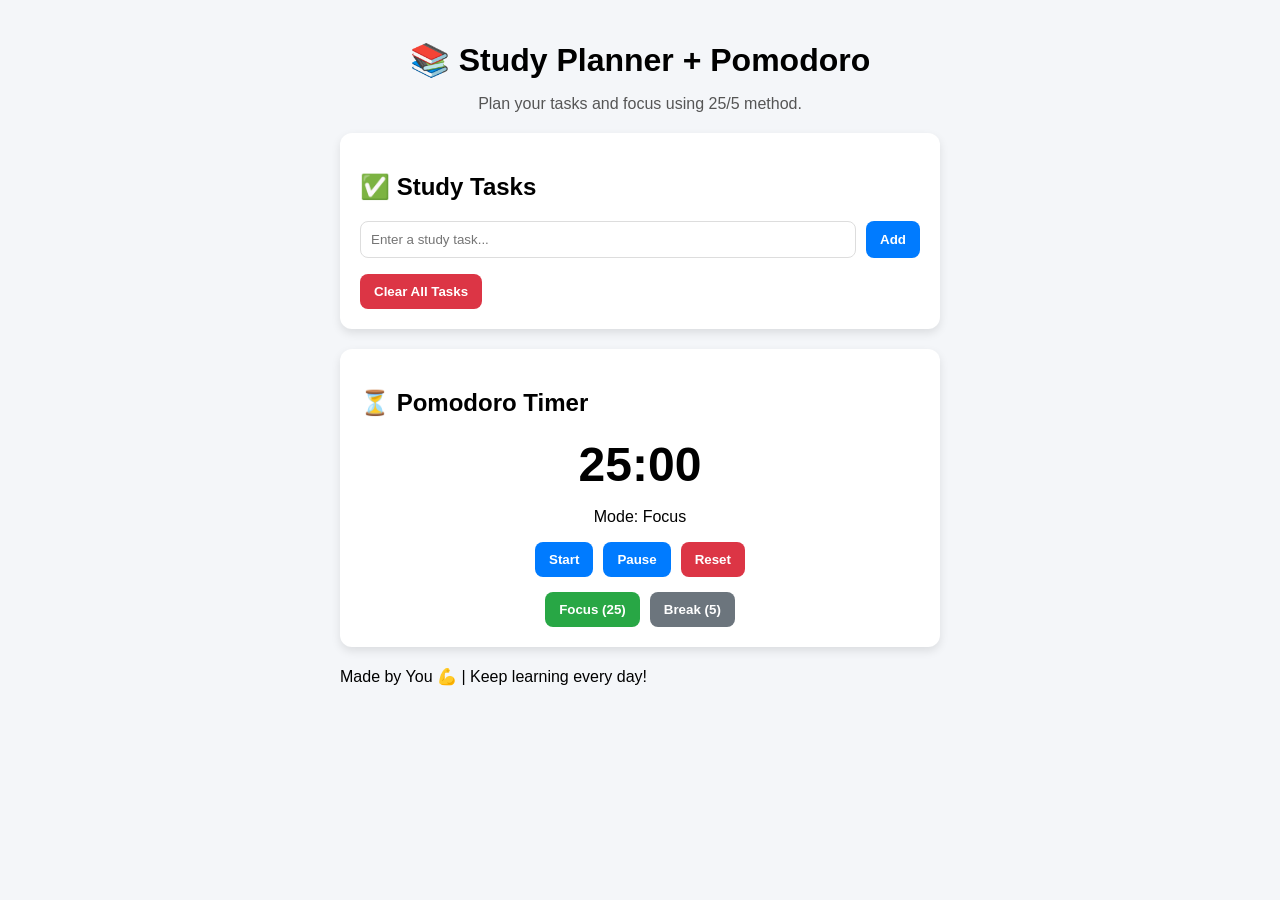
<file: index.html>
<!DOCTYPE html>
<html lang="en">
<head>
  <meta charset="UTF-8" />
  <meta name="viewport" content="width=device-width, initial-scale=1.0" />
  <title>Study Planner + Pomodoro Timer</title>
  <link rel="stylesheet" href="style.css" />
</head>
<body>
  <div class="container">
    <h1>📚 Study Planner + Pomodoro</h1>
    <p class="subtitle">Plan your tasks and focus using 25/5 method.</p>

    <!-- TASK PLANNER -->
    <div class="card">
      <h2>✅ Study Tasks</h2>
      <div class="task-input">
        <input type="text" id="taskInput" placeholder="Enter a study task..." />
        <button id="addTaskBtn">Add</button>
      </div>

      <ul id="taskList"></ul>
      <button id="clearTasksBtn" class="danger">Clear All Tasks</button>
    </div>

    <!-- POMODORO TIMER -->
    <div class="card">
      <h2>⏳ Pomodoro Timer</h2>
      <div class="timer">
        <h3 id="timerDisplay">25:00</h3>
        <p id="modeText">Mode: Focus</p>
      </div>

      <div class="timer-buttons">
        <button id="startBtn">Start</button>
        <button id="pauseBtn">Pause</button>
        <button id="resetBtn" class="danger">Reset</button>
      </div>

      <div class="modes">
        <button id="focusModeBtn" class="mode active">Focus (25)</button>
        <button id="breakModeBtn" class="mode">Break (5)</button>
      </div>
    </div>

    <footer>
      <p>Made by You 💪 | Keep learning every day!</p>
    </footer>
  </div>

  <script src="script.js"></script>
</body>
  </html>
</file>
<file: style.css>
body {
  font-family: Arial, sans-serif;
  background: #f4f6f9;
  margin: 0;
  padding: 0;
}

.container {
  max-width: 600px;
  margin: auto;
  padding: 20px;
}

h1 {
  text-align: center;
  margin-bottom: 5px;
}

.subtitle {
  text-align: center;
  color: #555;
  margin-bottom: 20px;
}

.card {
  background: white;
  padding: 20px;
  margin-bottom: 20px;
  border-radius: 12px;
  box-shadow: 0px 4px 10px rgba(0,0,0,0.1);
}

.task-input {
  display: flex;
  gap: 10px;
  margin-bottom: 10px;
}

input {
  flex: 1;
  padding: 10px;
  border: 1px solid #ddd;
  border-radius: 8px;
}

button {
  padding: 10px 14px;
  border: none;
  border-radius: 8px;
  cursor: pointer;
  background: #007bff;
  color: white;
  font-weight: bold;
}

button:hover {
  opacity: 0.9;
}

.danger {
  background: #dc3545;
}

ul {
  list-style: none;
  padding: 0;
}

li {
  background: #f1f1f1;
  margin: 8px 0;
  padding: 10px;
  border-radius: 8px;
  display: flex;
  justify-content: space-between;
  align-items: center;
}

li.done {
  text-decoration: line-through;
  opacity: 0.6;
}

.timer {
  text-align: center;
  margin: 15px 0;
}

#timerDisplay {
  font-size: 48px;
  margin: 0;
}

.timer-buttons {
  display: flex;
  justify-content: center;
  gap: 10px;
}

.modes {
  display: flex;
  justify-content: center;
  gap: 10px;
  margin-top: 15px;
}

.mode {
  background: #6c757d;
}

.mode.active {
  background: #28a745;
  }
</file>
